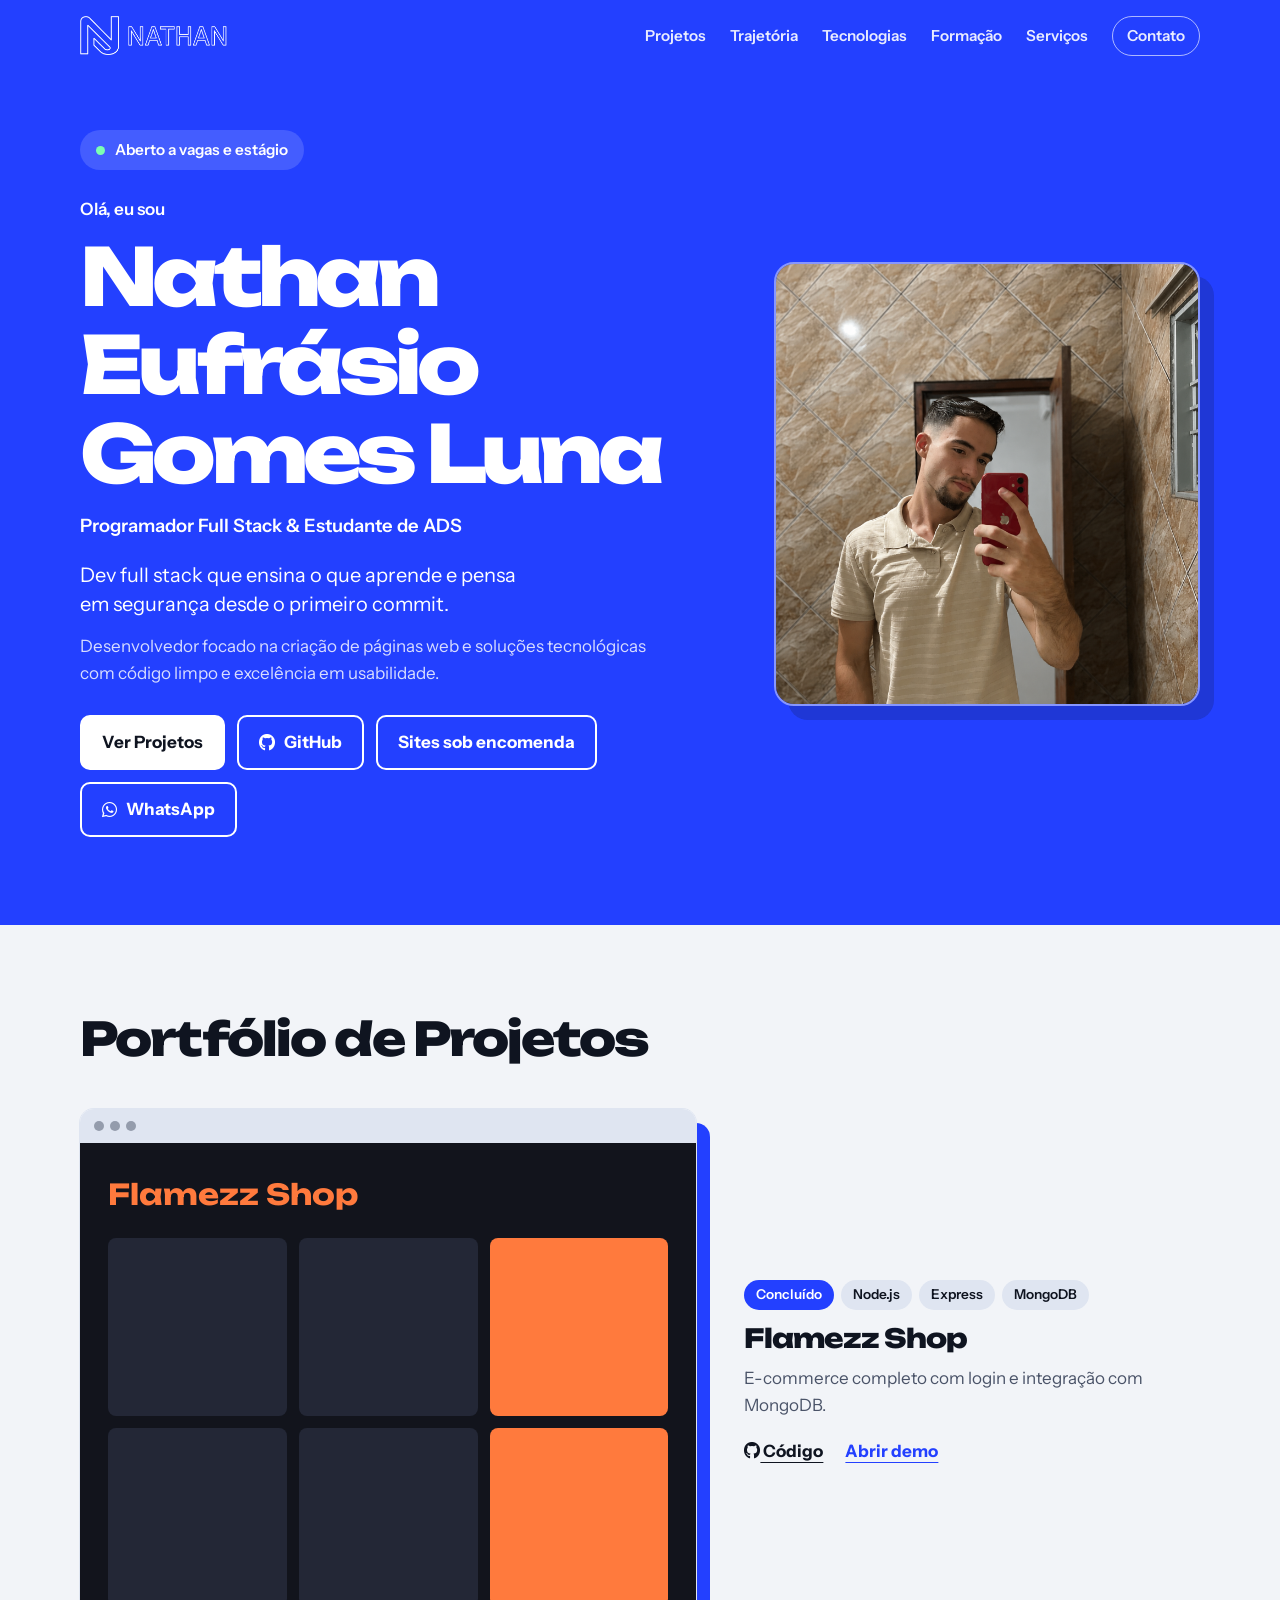
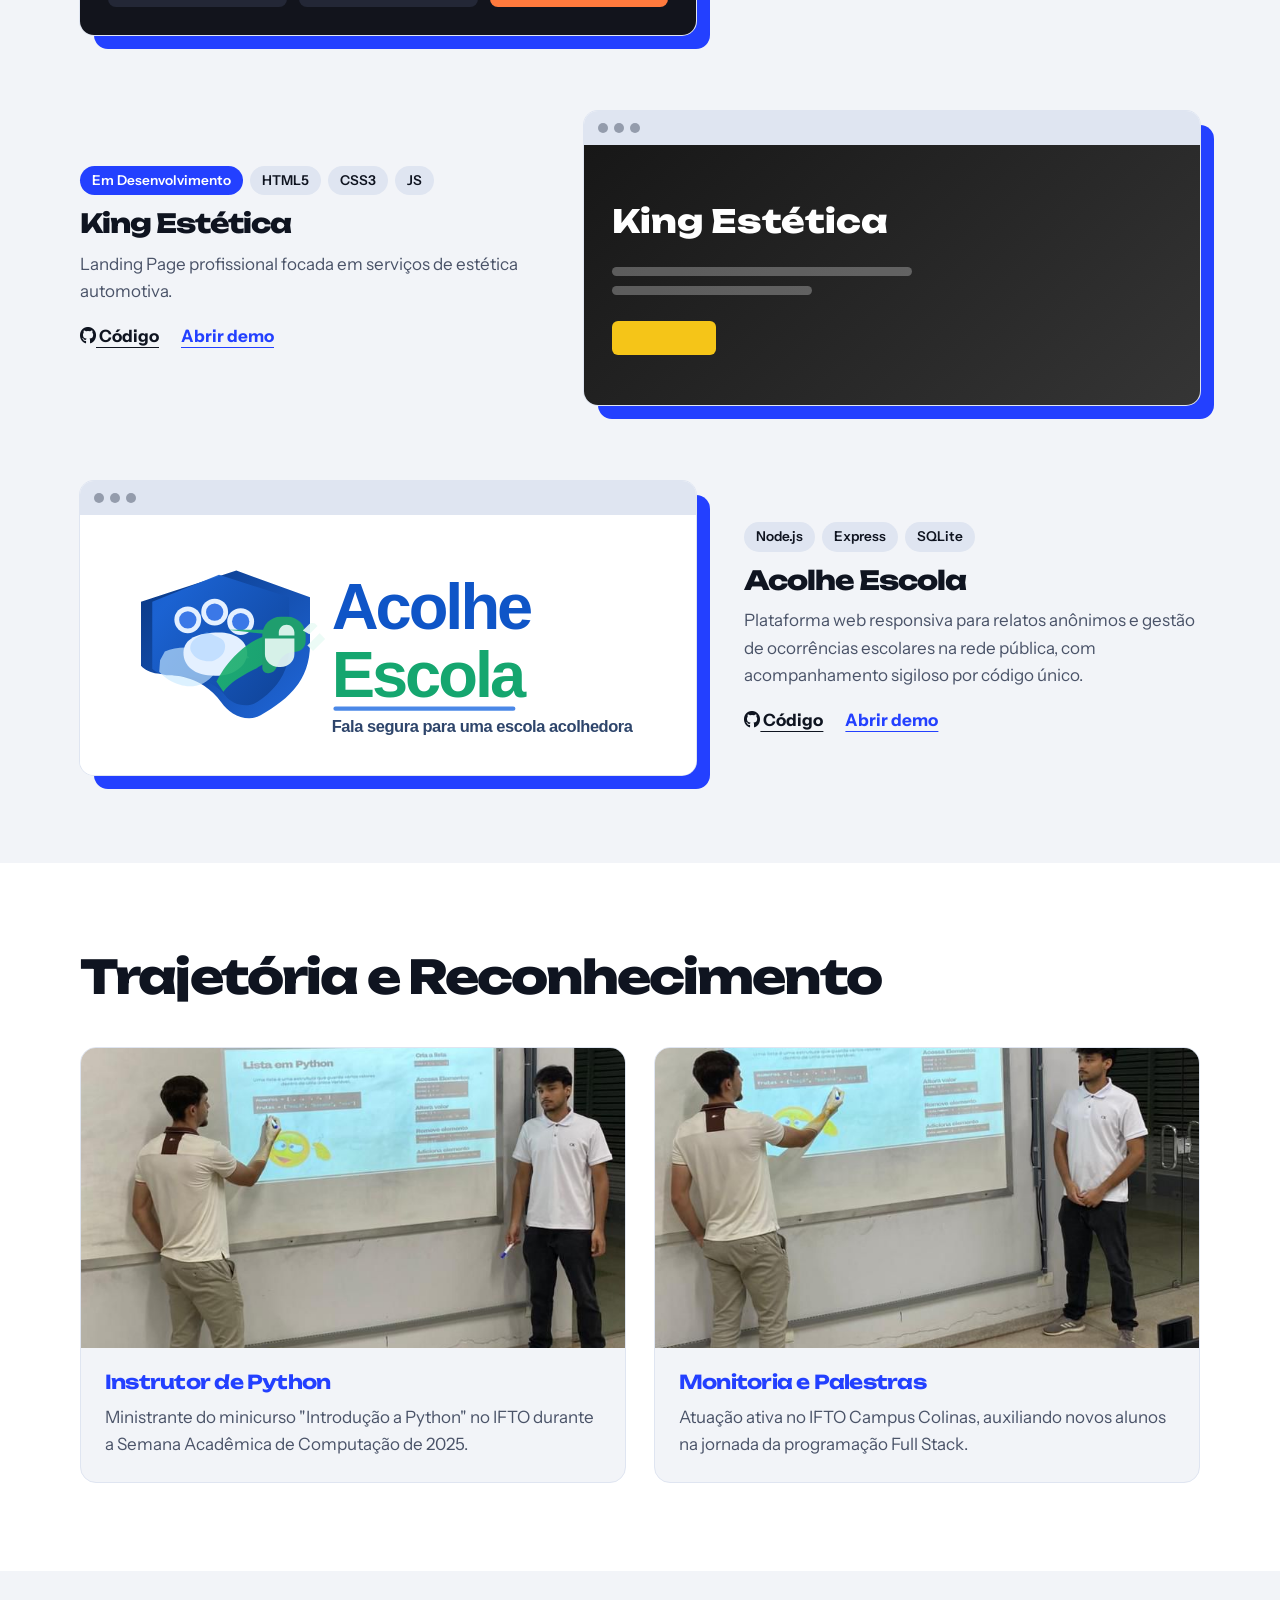
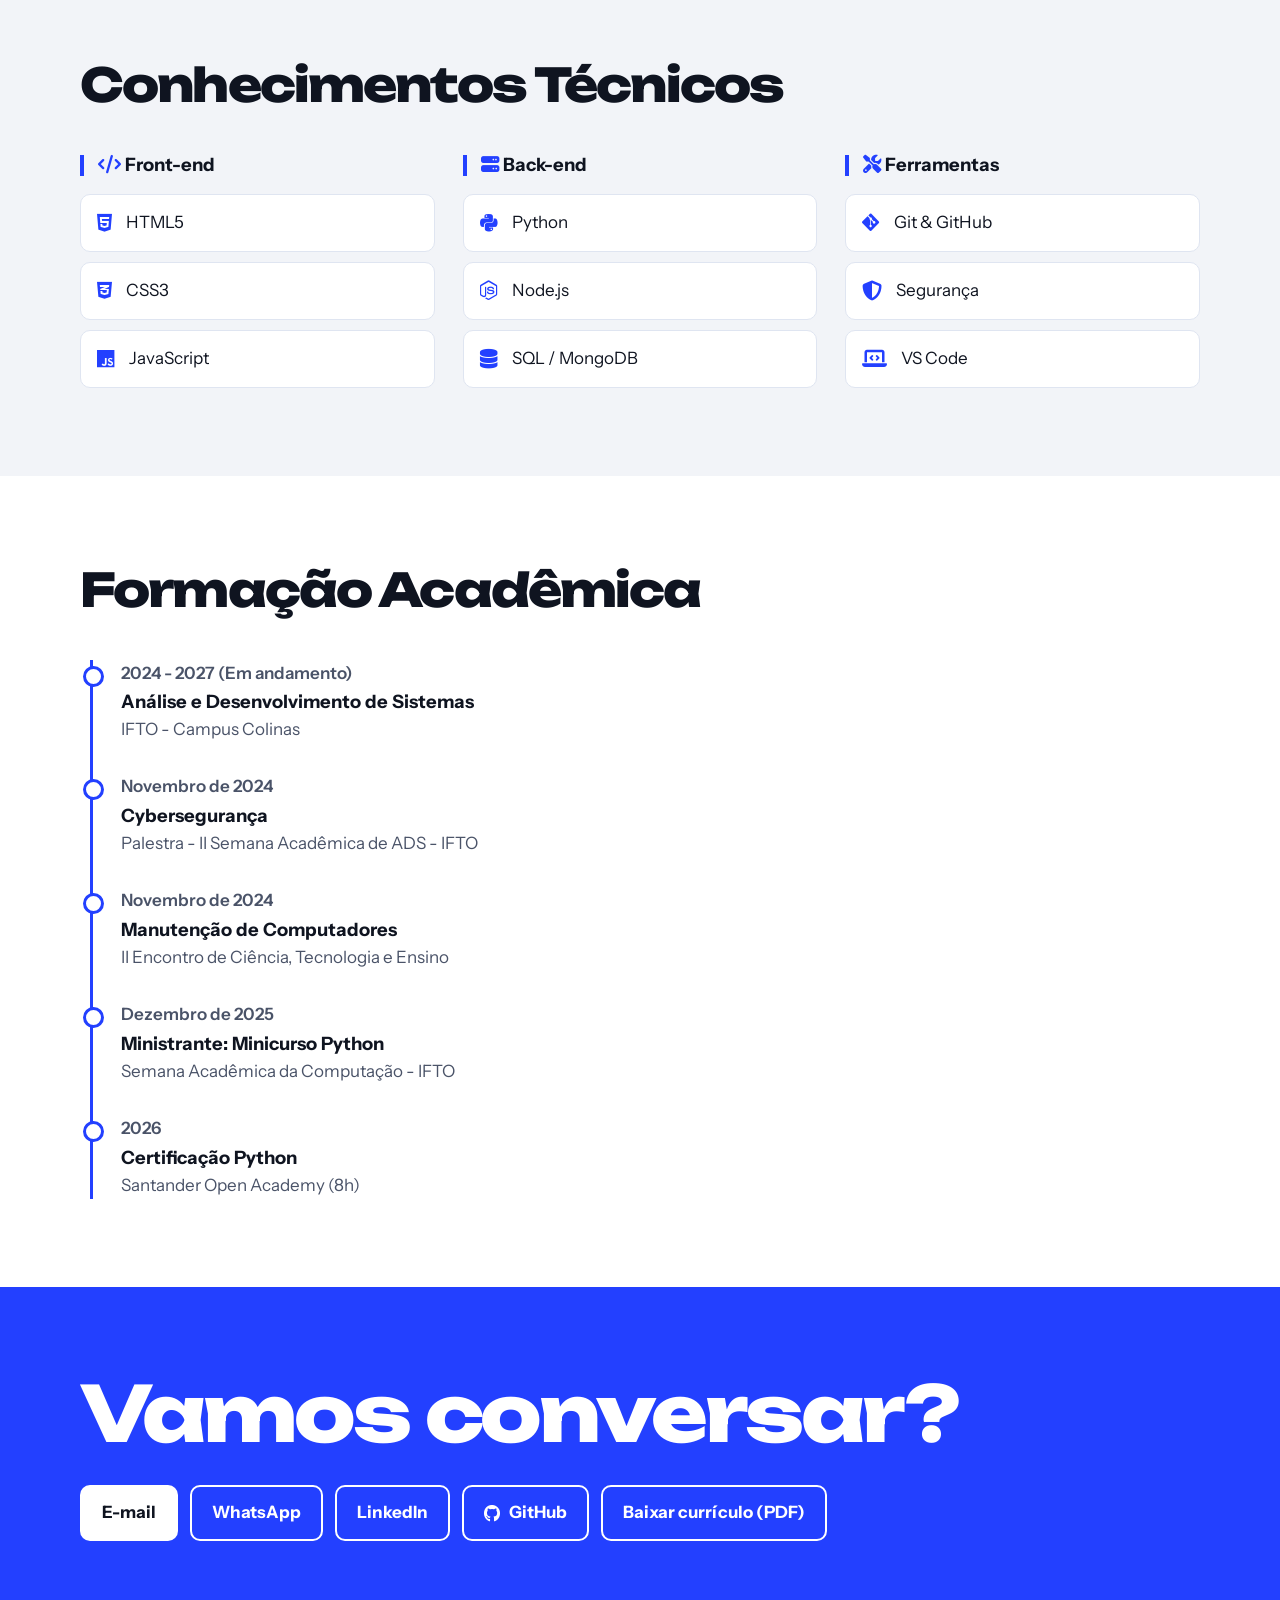
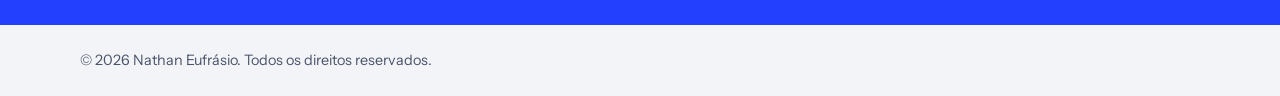
<file: index.html>
<!DOCTYPE html>
<html lang="pt-BR">
<head>
    <meta charset="UTF-8">
    <meta name="viewport" content="width=device-width, initial-scale=1.0">
    <title>Nathan Eufrásio | Desenvolvedor Full Stack</title>
    <link rel="icon" type="image/png" sizes="512x512" href="favicon2.png">
    <link rel="preconnect" href="https://fonts.googleapis.com">
    <link rel="preconnect" href="https://fonts.gstatic.com" crossorigin>
    <link href="https://fonts.googleapis.com/css2?family=Unbounded:wght@600;800&family=Instrument+Sans:wght@400;500;600;700&display=swap" rel="stylesheet">
    <link rel="stylesheet" href="https://cdnjs.cloudflare.com/ajax/libs/font-awesome/6.4.0/css/all.min.css">
    <link rel="stylesheet" href="style.css">
</head>
<body>
    <header class="site-header">
        <div class="container header-inner">
            <a href="#hero" class="logo-link" aria-label="Início">
                <img src="logo-branca.png" alt="Nathan Eufrásio" class="logo-img">
            </a>
            <nav aria-label="Navegação principal">
                <ul class="nav-links">
                    <li><a href="#projetos">Projetos</a></li>
                    <li><a href="#conquistas">Trajetória</a></li>
                    <li><a href="#skills">Tecnologias</a></li>
                    <li><a href="#formacao">Formação</a></li>
                    <li><a href="servicos.html">Serviços</a></li>
                    <li><a href="#contato" class="nav-contact">Contato</a></li>
                </ul>
            </nav>
        </div>
    </header>

    <main>
        <section id="hero" class="hero">
            <div class="container hero-grid">
                <div class="hero-content">
                    <span class="status"><span class="status-dot" aria-hidden="true"></span>Aberto a vagas e estágio</span>
                    <p class="saudacao">Olá, eu sou</p>
                    <h1>Nathan Eufrásio Gomes Luna</h1>
                    <h2>Programador Full Stack &amp; Estudante de ADS</h2>
                    <p class="hero-new-copy">Dev full stack que ensina o que aprende e pensa em segurança desde o primeiro commit.</p>
                    <p class="resumo">Desenvolvedor focado na criação de páginas web e soluções tecnológicas com código limpo e excelência em usabilidade.</p>
                    <div class="botoes">
                        <a href="#projetos" class="btn btn-light">Ver Projetos</a>
                        <a href="https://github.com/Nathan-Eufrasio" target="_blank" rel="noopener" class="btn btn-outline"><i class="fab fa-github" aria-hidden="true"></i> GitHub</a>
                        <a href="servicos.html" class="btn btn-outline">Sites sob encomenda</a>
                        <a href="https://wa.me/5563984448508" target="_blank" rel="noopener" class="btn btn-outline"><i class="fab fa-whatsapp" aria-hidden="true"></i> WhatsApp</a>
                    </div>
                </div>
                <div class="hero-photo-wrap">
                    <img class="hero-photo" src="img/foto-perfil.png" alt="Foto de perfil de Nathan Eufrásio">
                </div>
            </div>
        </section>

        <section id="projetos" class="section-content">
            <div class="container">
                <h2 class="section-title">Portfólio de Projetos</h2>

                <article class="project">
                    <div class="browser-frame" aria-hidden="true">
                        <div class="browser-bar"><i></i><i></i><i></i></div>
                        <div class="project-preview preview-flamezz">
                            <strong>Flamezz Shop</strong>
                            <div class="preview-products"><i></i><i></i><i></i><i></i><i></i><i></i></div>
                        </div>
                    </div>
                    <div class="project-info">
                        <div class="project-tags">
                            <span class="tag tag-status">Concluído</span>
                            <span class="tag">Node.js</span><span class="tag">Express</span><span class="tag">MongoDB</span>
                        </div>
                        <h3>Flamezz Shop</h3>
                        <p>E-commerce completo com login e integração com MongoDB.</p>
                        <div class="project-links">
                            <a href="https://github.com/Nathan-Eufrasio/FlamezzShop-plataforma-loja-online" target="_blank" rel="noopener"><i class="fab fa-github" aria-hidden="true"></i> Código</a>
                            <!-- TODO: substituir # pela URL da demo do Flamezz Shop. -->
                            <a href="#" class="demo-link">Abrir demo</a>
                        </div>
                    </div>
                </article>

                <article class="project project-reverse">
                    <div class="browser-frame" aria-hidden="true">
                        <div class="browser-bar"><i></i><i></i><i></i></div>
                        <div class="project-preview preview-king">
                            <span>King Estética</span>
                            <div class="preview-line"></div>
                            <div class="preview-line preview-line-short"></div>
                            <i class="preview-action"></i>
                        </div>
                    </div>
                    <div class="project-info">
                        <div class="project-tags">
                            <span class="tag tag-status">Em Desenvolvimento</span>
                            <span class="tag">HTML5</span><span class="tag">CSS3</span><span class="tag">JS</span>
                        </div>
                        <h3>King Estética</h3>
                        <p>Landing Page profissional focada em serviços de estética automotiva.</p>
                        <div class="project-links">
                            <a href="https://github.com/Nathan-Eufrasio" target="_blank" rel="noopener"><i class="fab fa-github" aria-hidden="true"></i> Código</a>
                            <!-- TODO: substituir # pela URL da demo do King Estética. -->
                            <a href="#" class="demo-link">Abrir demo</a>
                        </div>
                    </div>
                </article>

                <article class="project project-acolhe">
                    <div class="browser-frame">
                        <div class="browser-bar"><i></i><i></i><i></i></div>
                        <div class="project-preview preview-acolhe">
                            <img class="acolhe-preview-image" src="img/acolhe-escola.svg" alt="Logo do Acolhe Escola: Fala segura para uma escola acolhedora" loading="lazy">
                        </div>
                    </div>
                    <div class="project-info">
                        <div class="project-tags">
                            <span class="tag">Node.js</span><span class="tag">Express</span><span class="tag">SQLite</span>
                        </div>
                        <h3>Acolhe Escola</h3>
                        <p>Plataforma web responsiva para relatos anônimos e gestão de ocorrências escolares na rede pública, com acompanhamento sigiloso por código único.</p>
                        <div class="project-links">
                            <a href="https://github.com/Nathan-Eufrasio/acolhe-escola" target="_blank" rel="noopener"><i class="fab fa-github" aria-hidden="true"></i> Código</a>
                            <!-- TODO: substituir # pela URL da demo do Acolhe Escola. -->
                            <a href="#" class="demo-link">Abrir demo</a>
                        </div>
                    </div>
                </article>
            </div>
        </section>

        <section id="conquistas" class="section-content section-soft">
            <div class="container">
                <h2 class="section-title">Trajetória e Reconhecimento</h2>
                <div class="highlights-grid">
                    <article class="highlight-card">
                        <div class="highlight-image">
                            <img src="img/ministrandopy_1.jpg" alt="Nathan ministrando curso">
                        </div>
                        <div class="highlight-info">
                            <h3>Instrutor de Python</h3>
                            <p>Ministrante do minicurso "Introdução a Python" no IFTO durante a Semana Acadêmica de Computação de 2025.</p>
                        </div>
                    </article>
                    <article class="highlight-card">
                        <div class="highlight-image">
                            <img src="img/ministrandopy_2.jpg" alt="Atividade acadêmica">
                        </div>
                        <div class="highlight-info">
                            <h3>Monitoria e Palestras</h3>
                            <p>Atuação ativa no IFTO Campus Colinas, auxiliando novos alunos na jornada da programação Full Stack.</p>
                        </div>
                    </article>
                </div>
            </div>
        </section>

        <section id="skills" class="section-content">
            <div class="container">
                <h2 class="section-title">Conhecimentos Técnicos</h2>
                <div class="skills-grid">
                    <div class="skill-category">
                        <h3><i class="fas fa-code" aria-hidden="true"></i> Front-end</h3>
                        <div class="skill-items">
                            <div class="skill-card"><i class="fab fa-html5" aria-hidden="true"></i><span>HTML5</span></div>
                            <div class="skill-card"><i class="fab fa-css3-alt" aria-hidden="true"></i><span>CSS3</span></div>
                            <div class="skill-card"><i class="fab fa-js" aria-hidden="true"></i><span>JavaScript</span></div>
                        </div>
                    </div>
                    <div class="skill-category">
                        <h3><i class="fas fa-server" aria-hidden="true"></i> Back-end</h3>
                        <div class="skill-items">
                            <div class="skill-card"><i class="fab fa-python" aria-hidden="true"></i><span>Python</span></div>
                            <div class="skill-card"><i class="fab fa-node-js" aria-hidden="true"></i><span>Node.js</span></div>
                            <div class="skill-card"><i class="fas fa-database" aria-hidden="true"></i><span>SQL / MongoDB</span></div>
                        </div>
                    </div>
                    <div class="skill-category">
                        <h3><i class="fas fa-tools" aria-hidden="true"></i> Ferramentas</h3>
                        <div class="skill-items">
                            <div class="skill-card"><i class="fab fa-git-alt" aria-hidden="true"></i><span>Git &amp; GitHub</span></div>
                            <div class="skill-card"><i class="fas fa-shield-alt" aria-hidden="true"></i><span>Segurança</span></div>
                            <div class="skill-card"><i class="fas fa-laptop-code" aria-hidden="true"></i><span>VS Code</span></div>
                        </div>
                    </div>
                </div>
            </div>
        </section>

        <section id="formacao" class="section-content section-soft">
            <div class="container">
                <h2 class="section-title">Formação Acadêmica</h2>
                <div class="timeline">
                    <article class="timeline-item">
                        <p class="data">2024 - 2027 (Em andamento)</p>
                        <h3>Análise e Desenvolvimento de Sistemas</h3>
                        <p class="instituicao">IFTO - Campus Colinas</p>
                    </article>
                    <article class="timeline-item">
                        <p class="data">Novembro de 2024</p>
                        <h3>Cybersegurança</h3>
                        <p class="instituicao">Palestra - II Semana Acadêmica de ADS - IFTO</p>
                    </article>
                    <article class="timeline-item">
                        <p class="data">Novembro de 2024</p>
                        <h3>Manutenção de Computadores</h3>
                        <p class="instituicao">II Encontro de Ciência, Tecnologia e Ensino</p>
                    </article>
                    <article class="timeline-item">
                        <p class="data">Dezembro de 2025</p>
                        <h3>Ministrante: Minicurso Python</h3>
                        <p class="instituicao">Semana Acadêmica da Computação - IFTO</p>
                    </article>
                    <article class="timeline-item">
                        <p class="data">2026</p>
                        <h3>Certificação Python</h3>
                        <p class="instituicao">Santander Open Academy (8h)</p>
                    </article>
                </div>
            </div>
        </section>

        <section id="contato" class="contact-section">
            <div class="container">
                <h2>Vamos conversar?</h2>
                <div class="contact-links">
                    <a href="mailto:nathaneufrasio1206@gmail.com" class="btn btn-light">E-mail</a>
                    <a href="https://wa.me/5563984448508" class="btn btn-outline">WhatsApp</a>
                    <a href="https://www.linkedin.com/in/nathan-eufrásio-gomes-luna/" target="_blank" rel="noopener noreferrer" class="btn btn-outline">LinkedIn</a>
                    <a href="https://github.com/Nathan-Eufrasio" target="_blank" rel="noopener" class="btn btn-outline"><i class="fab fa-github" aria-hidden="true"></i> GitHub</a>
                    <a href="Curriculo_Nathan_Eufrasio.pdf" class="btn btn-outline" download>Baixar currículo (PDF)</a>
                </div>
            </div>
        </section>
    </main>

    <footer>
        <div class="container">
            <p>&copy; 2026 Nathan Eufrásio. Todos os direitos reservados.</p>
        </div>
    </footer>
</body>
</html>
</file>
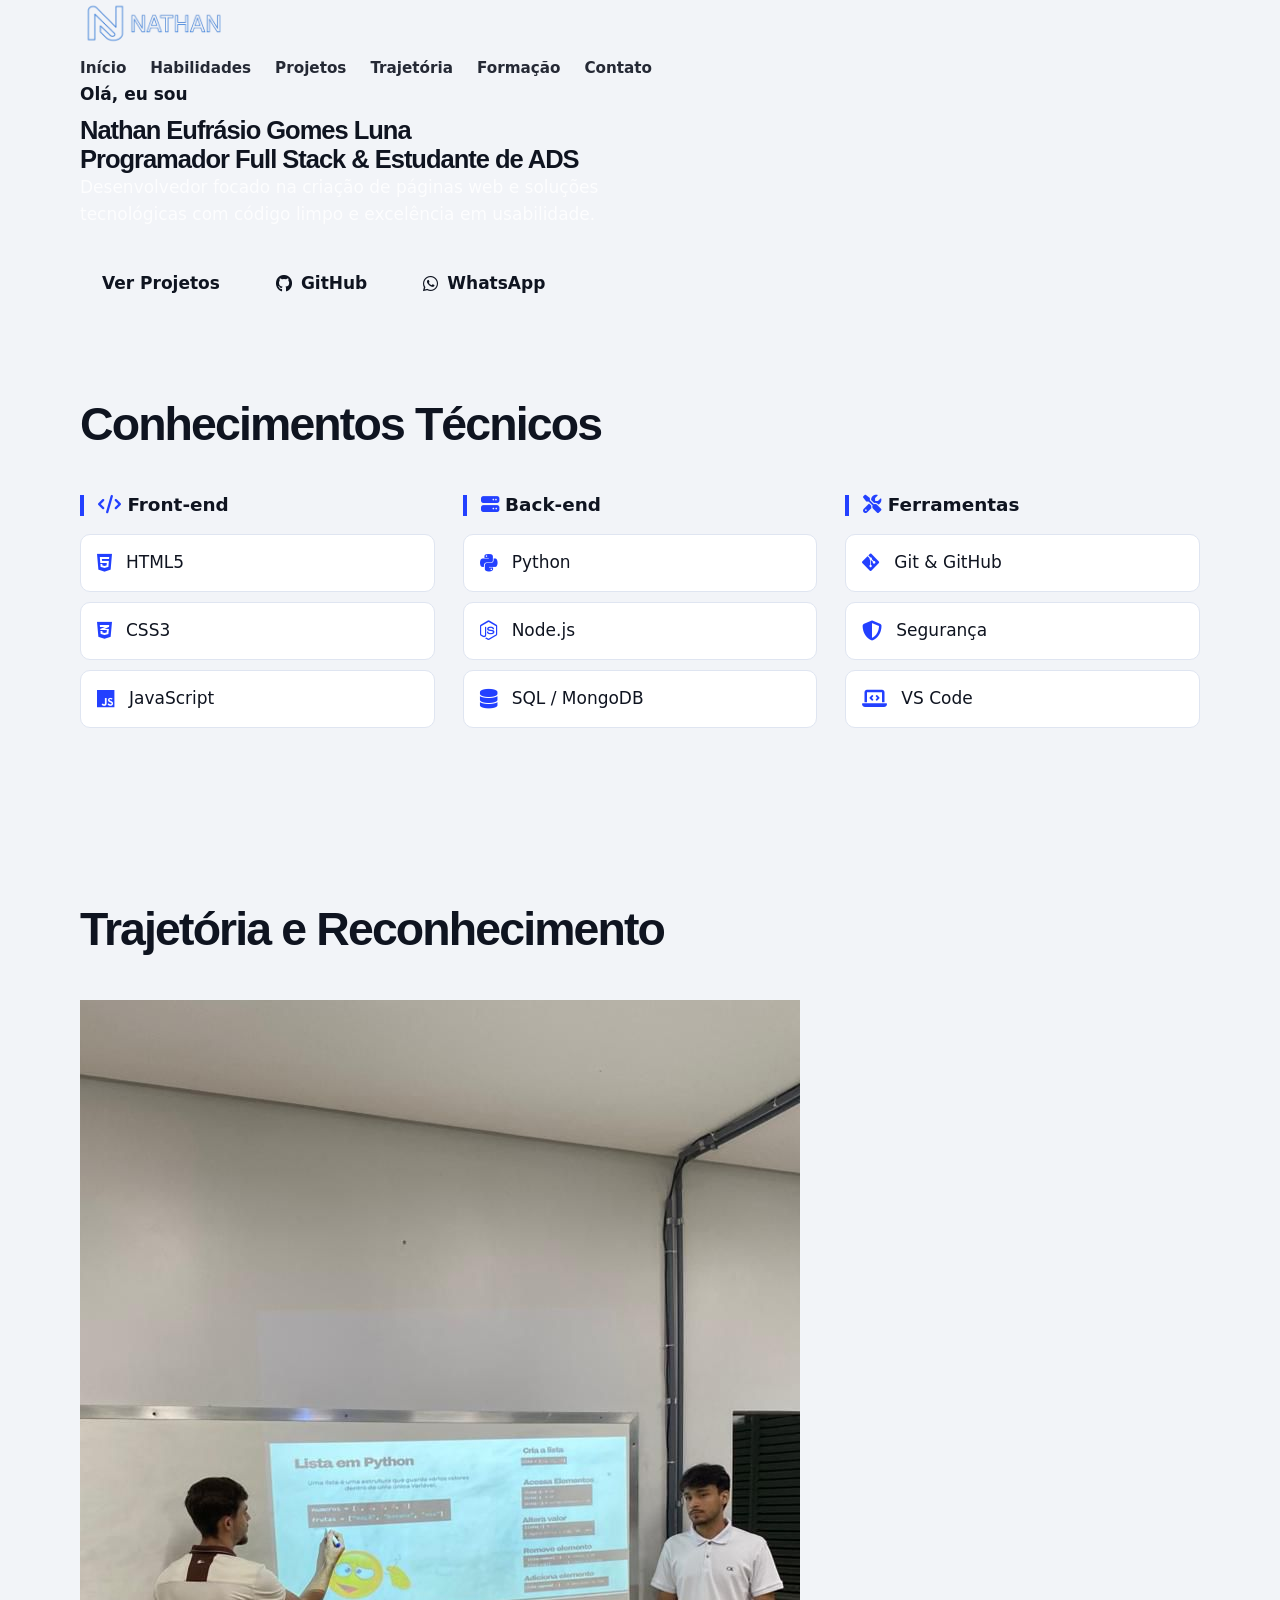
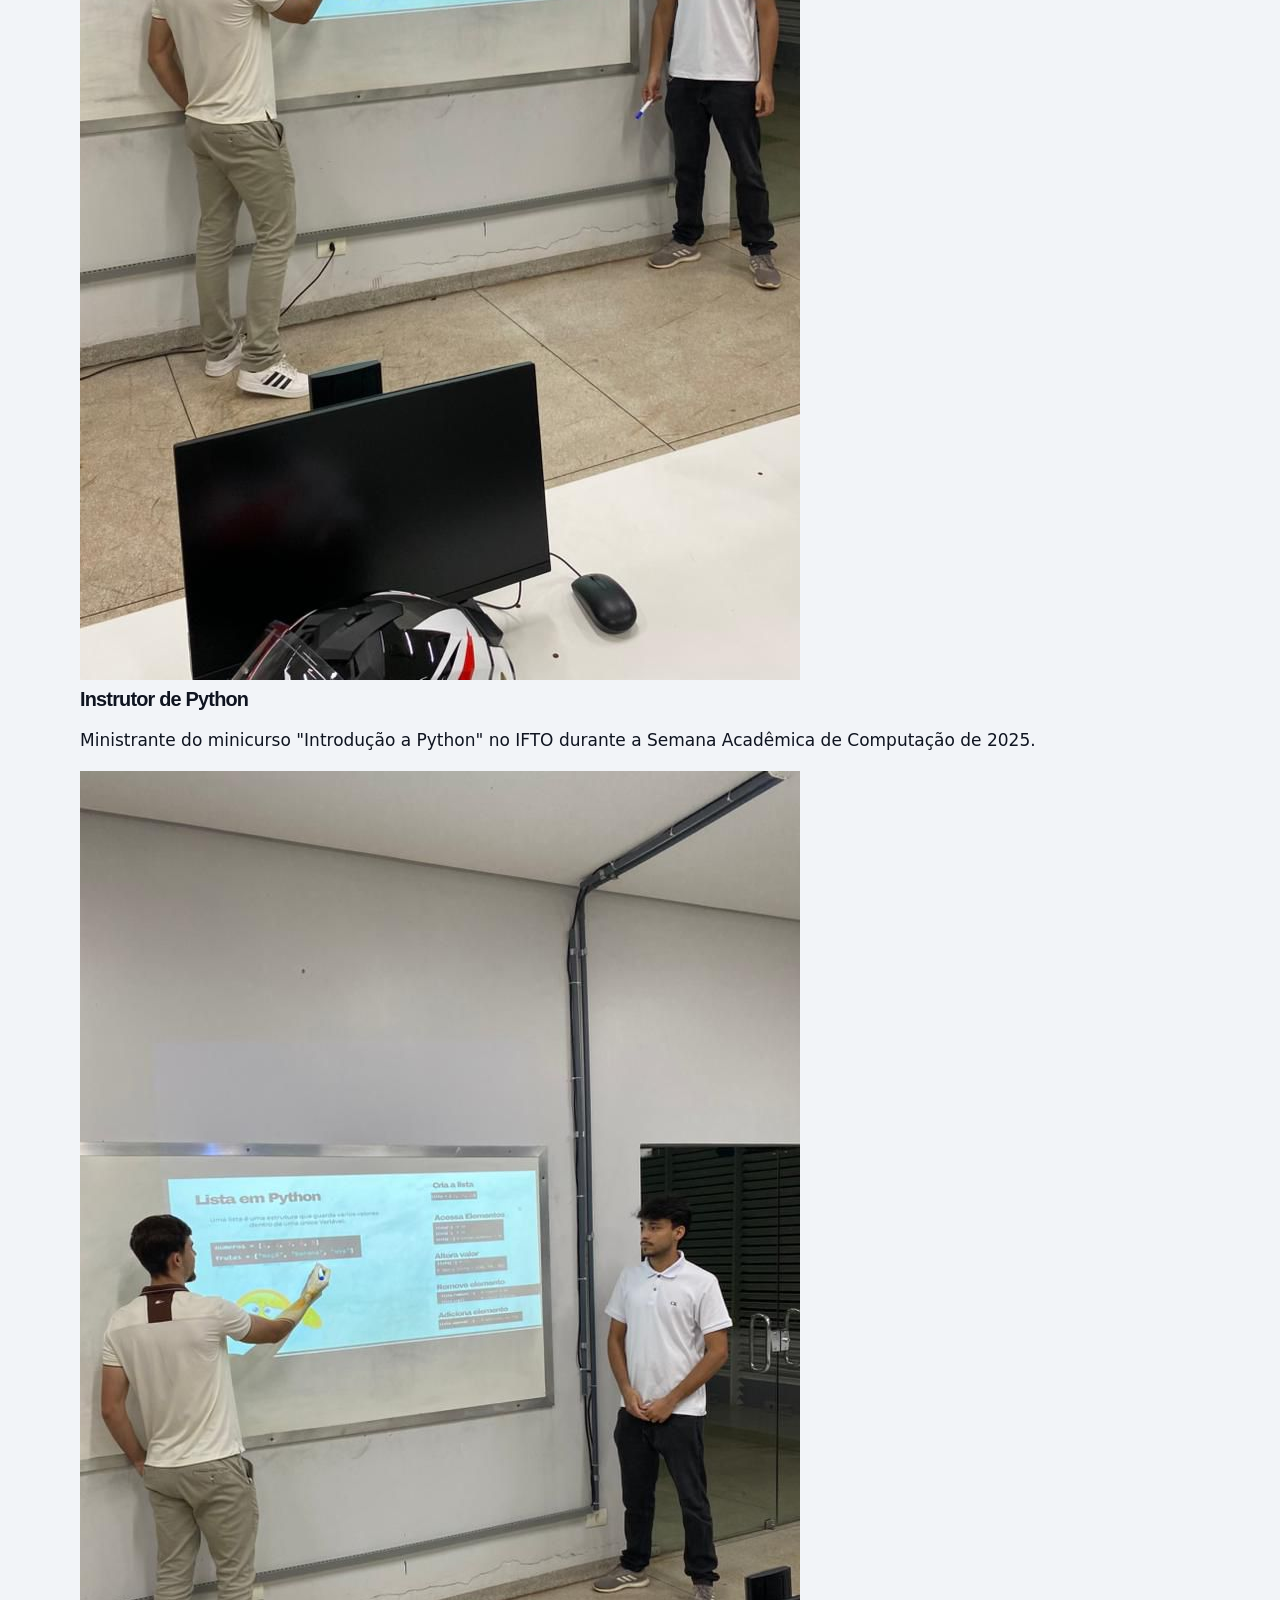
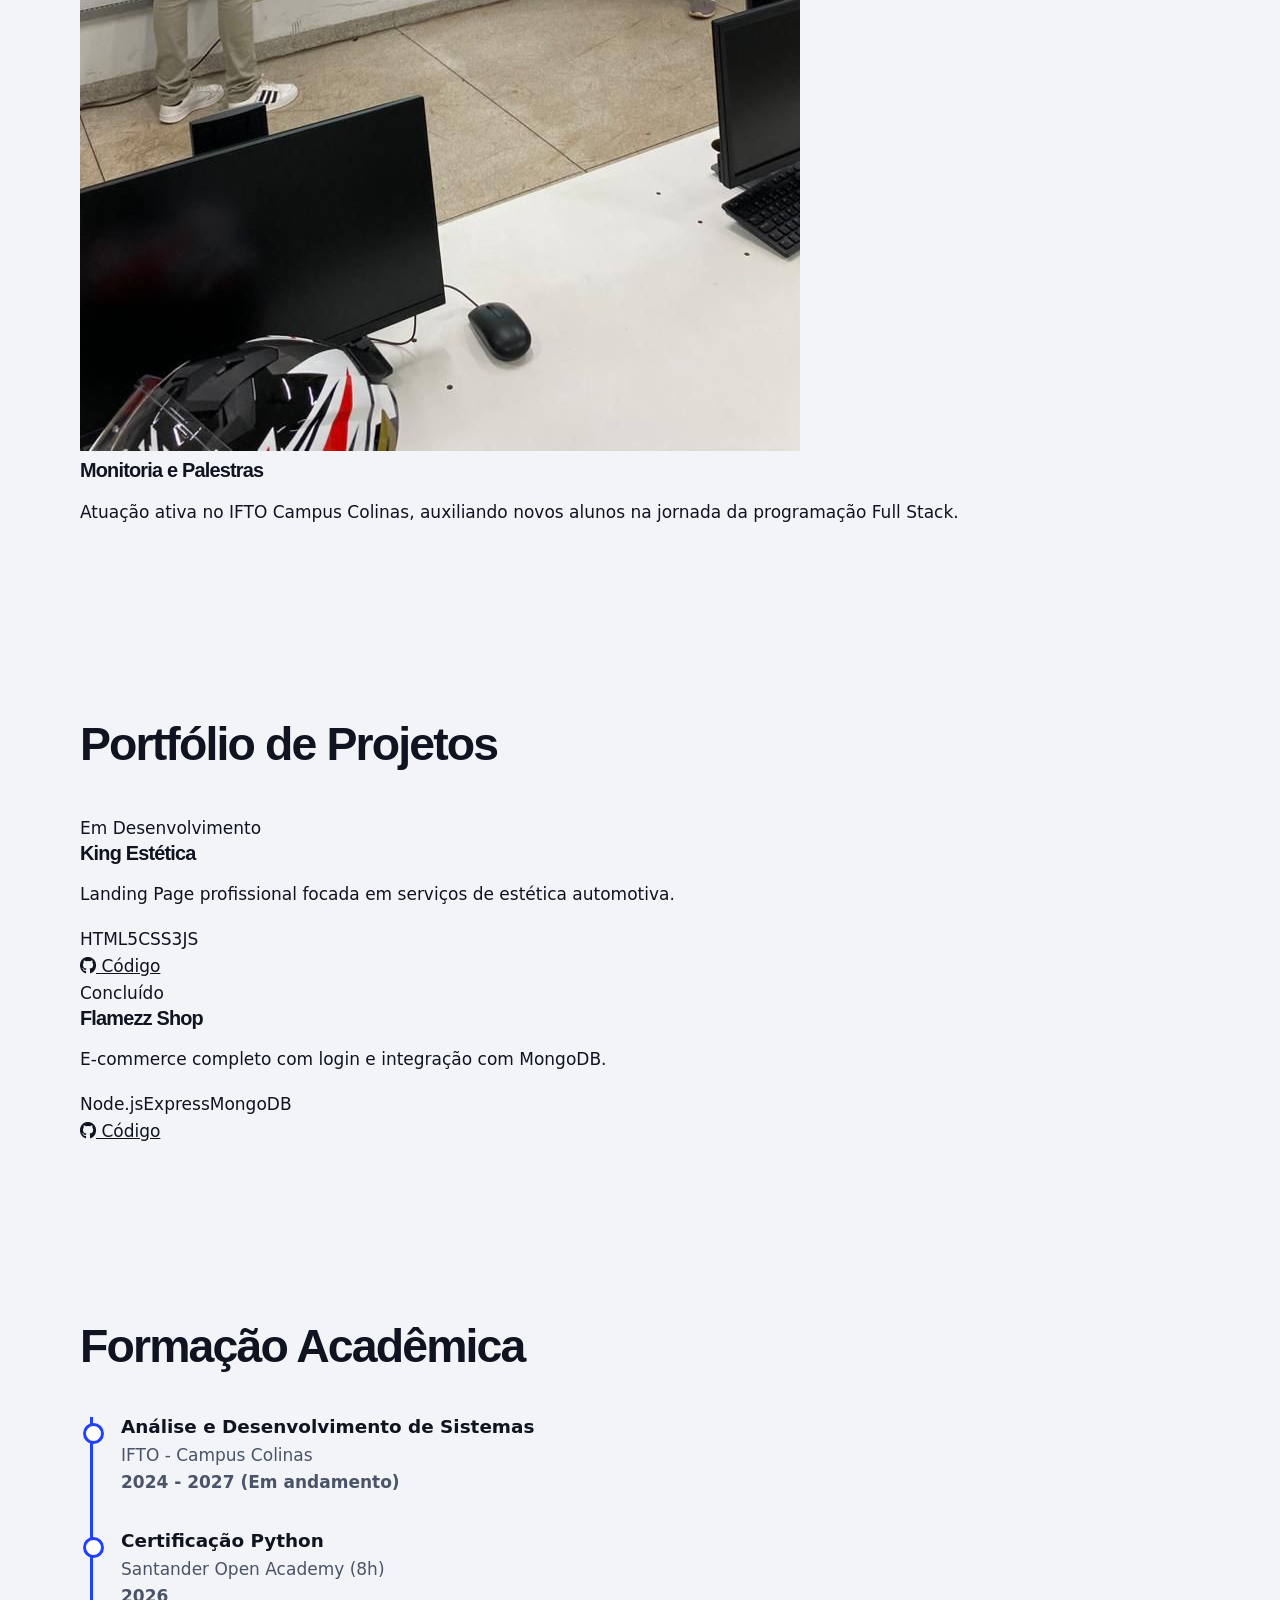
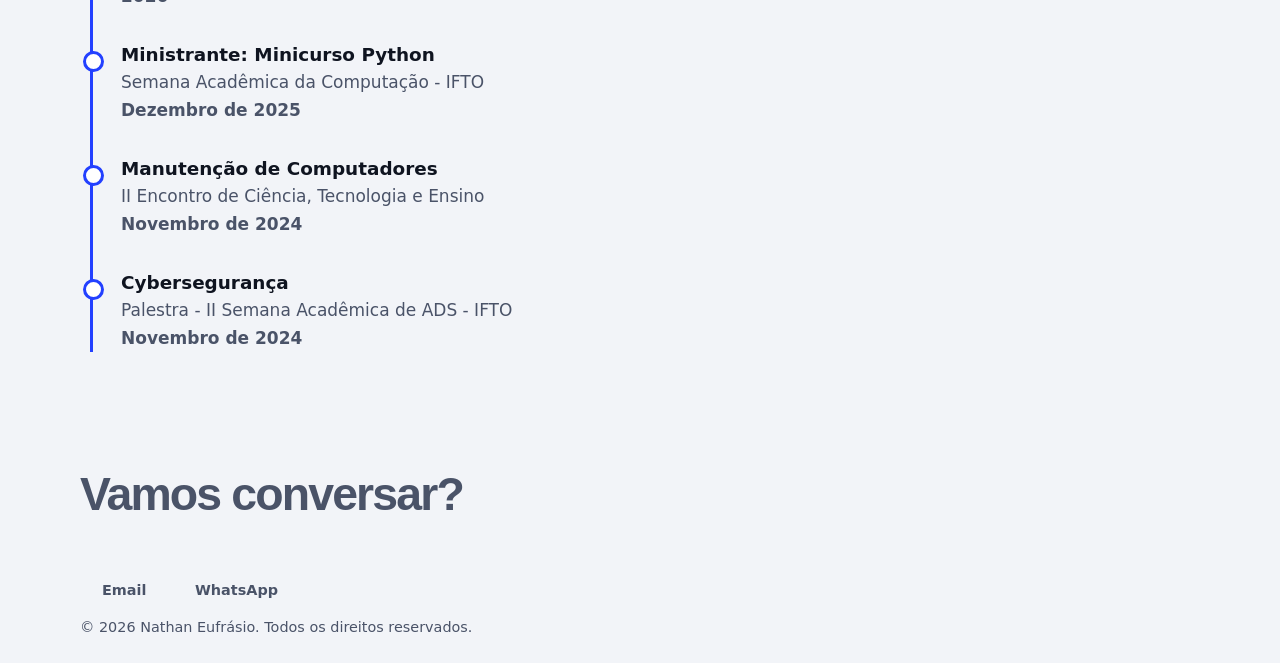
<file: index.original.html>
<!DOCTYPE html>
<html lang="pt-BR">
<head>
    <meta charset="UTF-8">
    <meta name="viewport" content="width=device-width, initial-scale=1.0">
    <title>Nathan Eufrásio | Desenvolvedor Full Stack</title>
    <link rel="icon" type="image/png" href="favicon.png">
    <link href="https://fonts.googleapis.com/css2?family=Inter:wght@300;400;600;700&display=swap" rel="stylesheet">
    <link rel="stylesheet" href="https://cdnjs.cloudflare.com/ajax/libs/font-awesome/6.4.0/css/all.min.css">
    <link rel="stylesheet" href="style.css">
</head>
<body>

    <header>
        <nav class="container">
            <a href="#hero" class="logo-link">
                <img src="logo.png" alt="Nathan Eufrásio" class="logo-img">
            </a>
            <ul class="nav-links">
                <li><a href="#hero">Início</a></li>
                <li><a href="#skills">Habilidades</a></li>
                <li><a href="#projetos">Projetos</a></li>
                <li><a href="#conquistas">Trajetória</a></li>
                <li><a href="#formacao">Formação</a></li>
                <li><a href="#contato" class="btn-nav">Contato</a></li>
            </ul>
        </nav>
    </header>

    <section id="hero" class="container">
        <div class="hero-content">
            <p class="saudacao">Olá, eu sou</p>
            <h1>Nathan Eufrásio Gomes Luna</h1>
            <h2>Programador Full Stack & Estudante de ADS</h2>
            <p class="resumo">Desenvolvedor focado na criação de páginas web e soluções tecnológicas com código limpo e excelência em usabilidade.</p>
            <div class="botoes">
                <a href="#projetos" class="btn btn-primary">Ver Projetos</a>
                <a href="https://github.com/Nathan-Eufrasio" target="_blank" class="btn btn-secondary">
                    <i class="fab fa-github"></i> GitHub
                </a>
                <a href="https://wa.me/5563984448508" target="_blank" class="btn btn-whatsapp">
                    <i class="fab fa-whatsapp"></i> WhatsApp
                </a>
            </div>
        </div>
    </section>

    <section id="skills" class="section-content bg-escuro">
        <div class="container">
            <h2 class="section-title">Conhecimentos Técnicos</h2>
            <div class="skills-grid">
                <div class="skill-category">
                    <h3><i class="fas fa-code"></i> Front-end</h3>
                    <div class="skill-items">
                        <div class="skill-card"><i class="fab fa-html5"></i> <span>HTML5</span></div>
                        <div class="skill-card"><i class="fab fa-css3-alt"></i> <span>CSS3</span></div>
                        <div class="skill-card"><i class="fab fa-js"></i> <span>JavaScript</span></div>
                    </div>
                </div>
                <div class="skill-category">
                    <h3><i class="fas fa-server"></i> Back-end</h3>
                    <div class="skill-items">
                        <div class="skill-card"><i class="fab fa-python"></i> <span>Python</span></div>
                        <div class="skill-card"><i class="fab fa-node-js"></i> <span>Node.js</span></div>
                        <div class="skill-card"><i class="fas fa-database"></i> <span>SQL / MongoDB</span></div>
                    </div>
                </div>
                <div class="skill-category">
                    <h3><i class="fas fa-tools"></i> Ferramentas</h3>
                    <div class="skill-items">
                        <div class="skill-card"><i class="fab fa-git-alt"></i> <span>Git & GitHub</span></div>
                        <div class="skill-card"><i class="fas fa-shield-alt"></i> <span>Segurança</span></div>
                        <div class="skill-card"><i class="fas fa-laptop-code"></i> <span>VS Code</span></div>
                    </div>
                </div>
            </div>
        </div>
    </section>

    <section id="conquistas" class="container section-content">
        <h2 class="section-title">Trajetória e Reconhecimento</h2>
        <div class="destaques-grid">
            <div class="destaque-card">
                <div class="destaque-img">
                    <img src="img/ministrandopy_1.jpg" alt="Nathan ministrando curso">
                </div>
                <div class="destaque-info">
                    <h3>Instrutor de Python</h3>
                    <p>Ministrante do minicurso "Introdução a Python" no IFTO durante a Semana Acadêmica de Computação de 2025.</p>
                </div>
            </div>
            <div class="destaque-card">
                <div class="destaque-img">
                    <img src="img/ministrandopy_2.jpg" alt="Atividade acadêmica">
                </div>
                <div class="destaque-info">
                    <h3>Monitoria e Palestras</h3>
                    <p>Atuação ativa no IFTO Campus Colinas, auxiliando novos alunos na jornada da programação Full Stack.</p>
                </div>
            </div>
        </div>
    </section>

    <section id="projetos" class="section-content bg-escuro">
        <div class="container">
            <h2 class="section-title">Portfólio de Projetos</h2>
            <div class="projetos-grid">
                <div class="projeto-card">
                    <div>
                        <span class="badge status-dev">Em Desenvolvimento</span>
                        <h3>King Estética</h3>
                        <p>Landing Page profissional focada em serviços de estética automotiva.</p>
                        <div class="projeto-tags">
                            <span>HTML5</span><span>CSS3</span><span>JS</span>
                        </div>
                    </div>
                    <div class="projeto-links">
                        <a href="https://github.com/Nathan-Eufrasio" target="_blank"><i class="fab fa-github"></i> Código</a>
                    </div>
                </div>
                <div class="projeto-card">
                    <div>
                        <span class="badge status-concluido">Concluído</span>
                        <h3>Flamezz Shop</h3>
                        <p>E-commerce completo com login e integração com MongoDB.</p>
                        <div class="projeto-tags">
                            <span>Node.js</span><span>Express</span><span>MongoDB</span>
                        </div>
                    </div>
                    <div class="projeto-links">
                        <a href="https://github.com/Nathan-Eufrasio" target="_blank"><i class="fab fa-github"></i> Código</a>
                    </div>
                </div>
            </div>
        </div>
    </section>

    <section id="formacao" class="container section-content">
        <h2 class="section-title">Formação Acadêmica</h2>
        <div class="timeline">
            <div class="timeline-item">
                <h3>Análise e Desenvolvimento de Sistemas</h3>
                <p class="instituicao">IFTO - Campus Colinas</p>
                <p class="data">2024 - 2027 (Em andamento)</p>
            </div>
            <div class="timeline-item">
                <h3>Certificação Python</h3>
                <p class="instituicao">Santander Open Academy (8h)</p>
                <p class="data">2026</p>
            </div>
            <div class="timeline-item">
                <h3>Ministrante: Minicurso Python</h3>
                <p class="instituicao">Semana Acadêmica da Computação - IFTO</p>
                <p class="data">Dezembro de 2025</p>
            </div>
            <div class="timeline-item">
                <h3>Manutenção de Computadores</h3>
                <p class="instituicao">II Encontro de Ciência, Tecnologia e Ensino</p>
                <p class="data">Novembro de 2024</p>
            </div>
            <div class="timeline-item">
                <h3>Cybersegurança</h3>
                <p class="instituicao">Palestra - II Semana Acadêmica de ADS - IFTO</p>
                <p class="data">Novembro de 2024</p>
            </div>
        </div>
    </section>

    <footer id="contato" class="bg-escuro">
        <div class="container text-center">
            <h2 class="section-title">Vamos conversar?</h2>
            <div class="contato-links">
                <a href="mailto:nathaneufrasio1206@gmail.com" class="btn btn-secondary">Email</a>
                <a href="https://wa.me/5563984448508" class="btn btn-whatsapp">WhatsApp</a>
            </div>
            <p>&copy; 2026 Nathan Eufrásio. Todos os direitos reservados.</p>
        </div>
    </footer>
</body>
</html>
</file>
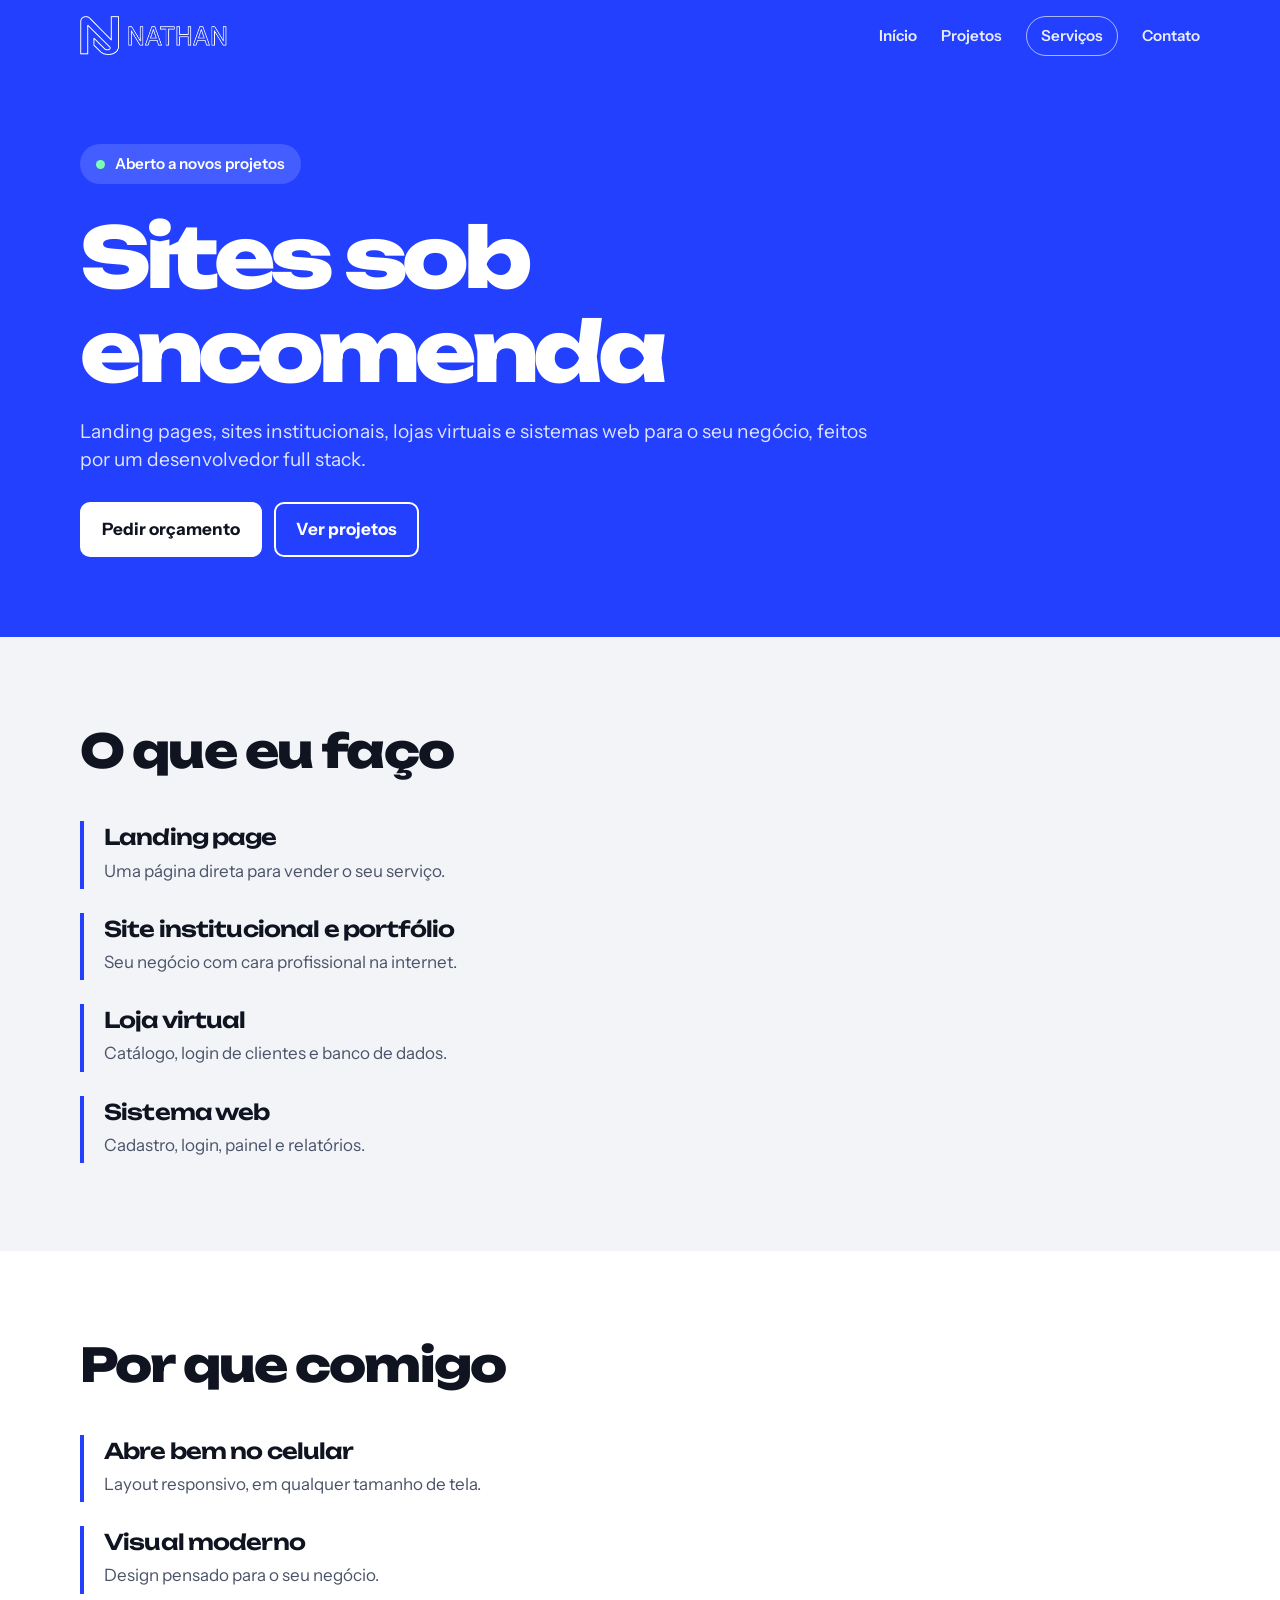
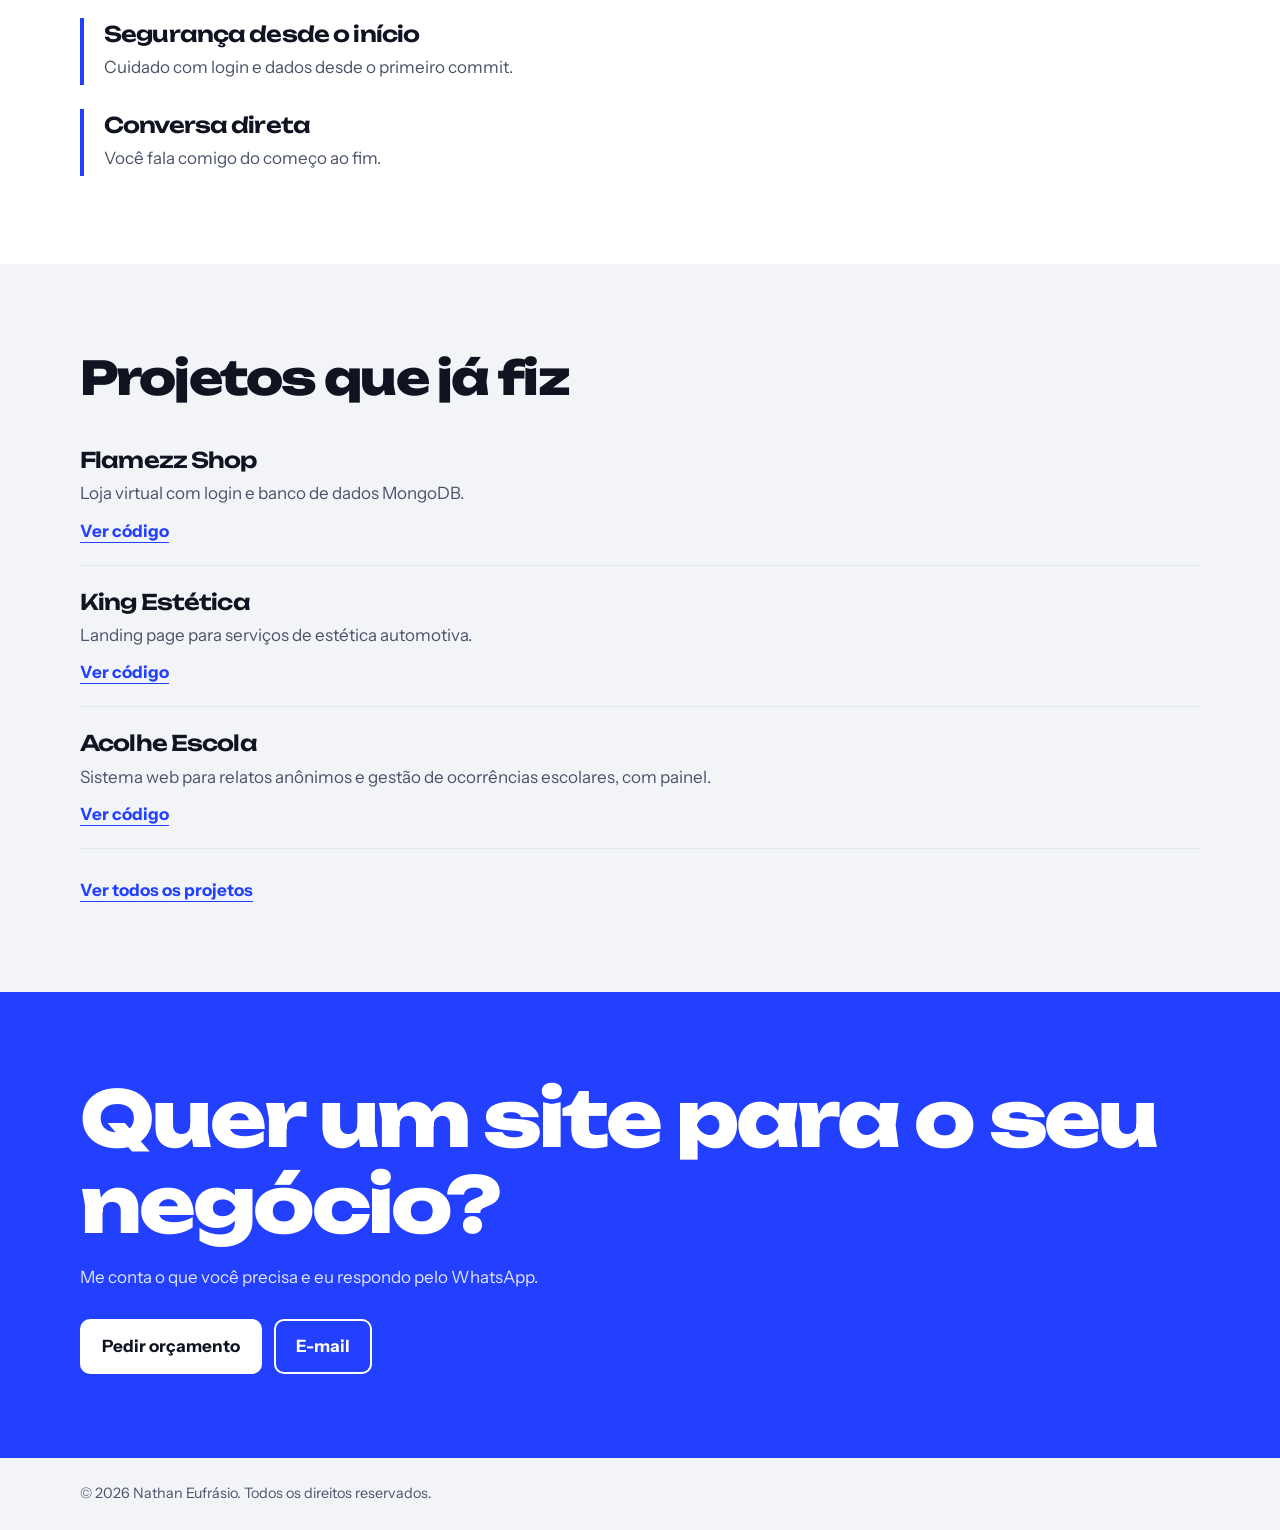
<file: servicos.html>
<!DOCTYPE html>
<html lang="pt-BR">
<head>
    <meta charset="UTF-8">
    <meta name="viewport" content="width=device-width, initial-scale=1.0">
    <title>Sites sob encomenda | Nathan Eufrásio</title>
    <meta name="description" content="Criação de landing pages, sites institucionais, lojas virtuais e sistemas web sob encomenda, por um desenvolvedor full stack.">
    <meta property="og:title" content="Sites sob encomenda | Nathan Eufrásio">
    <meta property="og:description" content="Criação de landing pages, sites institucionais, lojas virtuais e sistemas web sob encomenda, por um desenvolvedor full stack.">
    <link rel="icon" type="image/png" sizes="512x512" href="favicon2.png">
    <link rel="preconnect" href="https://fonts.googleapis.com">
    <link rel="preconnect" href="https://fonts.gstatic.com" crossorigin>
    <link href="https://fonts.googleapis.com/css2?family=Unbounded:wght@600;800&family=Instrument+Sans:wght@400;500;600;700&display=swap" rel="stylesheet">
    <link rel="stylesheet" href="style.css">
</head>
<body>
    <header class="site-header">
        <div class="container header-inner">
            <a href="index.html" class="logo-link" aria-label="Início">
                <img src="logo-branca.png" alt="Nathan Eufrásio" class="logo-img">
            </a>
            <nav aria-label="Navegação principal">
                <ul class="nav-links">
                    <li><a href="index.html">Início</a></li>
                    <li><a href="index.html#projetos">Projetos</a></li>
                    <li><a href="servicos.html" class="nav-contact" aria-current="page">Serviços</a></li>
                    <li><a href="#contato">Contato</a></li>
                </ul>
            </nav>
        </div>
    </header>

    <main>
        <section class="services-hero">
            <div class="container">
                <div class="services-hero-content">
                    <span class="status"><span class="status-dot" aria-hidden="true"></span>Aberto a novos projetos</span>
                    <h1>Sites sob encomenda</h1>
                    <p>Landing pages, sites institucionais, lojas virtuais e sistemas web para o seu negócio, feitos por um desenvolvedor full stack.</p>
                    <div class="botoes">
                        <a href="https://wa.me/5563984448508?text=Ol%C3%A1%2C%20Nathan!%20Vi%20sua%20p%C3%A1gina%20de%20servi%C3%A7os%20e%20quero%20um%20or%C3%A7amento." target="_blank" rel="noopener" class="btn btn-light">Pedir orçamento</a>
                        <a href="index.html#projetos" class="btn btn-outline">Ver projetos</a>
                    </div>
                </div>
            </div>
        </section>

        <section class="section-content services-section">
            <div class="container">
                <h2 class="section-title">O que eu faço</h2>
                <ul class="services-list">
                    <li>
                        <h3>Landing page</h3>
                        <p>Uma página direta para vender o seu serviço.</p>
                    </li>
                    <li>
                        <h3>Site institucional e portfólio</h3>
                        <p>Seu negócio com cara profissional na internet.</p>
                    </li>
                    <li>
                        <h3>Loja virtual</h3>
                        <p>Catálogo, login de clientes e banco de dados.</p>
                    </li>
                    <li>
                        <h3>Sistema web</h3>
                        <p>Cadastro, login, painel e relatórios.</p>
                    </li>
                </ul>
            </div>
        </section>

        <section class="section-content section-soft services-section">
            <div class="container">
                <h2 class="section-title">Por que comigo</h2>
                <ul class="services-list">
                    <li>
                        <h3>Abre bem no celular</h3>
                        <p>Layout responsivo, em qualquer tamanho de tela.</p>
                    </li>
                    <li>
                        <h3>Visual moderno</h3>
                        <p>Design pensado para o seu negócio.</p>
                    </li>
                    <li>
                        <h3>Segurança desde o início</h3>
                        <p>Cuidado com login e dados desde o primeiro commit.</p>
                    </li>
                    <li>
                        <h3>Conversa direta</h3>
                        <p>Você fala comigo do começo ao fim.</p>
                    </li>
                </ul>
            </div>
        </section>

        <section class="section-content services-section">
            <div class="container">
                <h2 class="section-title">Projetos que já fiz</h2>
                <ul class="services-projects">
                    <li>
                        <h3>Flamezz Shop</h3>
                        <p>Loja virtual com login e banco de dados MongoDB.</p>
                        <a href="https://github.com/Nathan-Eufrasio/FlamezzShop-plataforma-loja-online" target="_blank" rel="noopener">Ver código</a>
                    </li>
                    <li>
                        <h3>King Estética</h3>
                        <p>Landing page para serviços de estética automotiva.</p>
                        <a href="https://github.com/Nathan-Eufrasio" target="_blank" rel="noopener">Ver código</a>
                    </li>
                    <li>
                        <h3>Acolhe Escola</h3>
                        <p>Sistema web para relatos anônimos e gestão de ocorrências escolares, com painel.</p>
                        <a href="https://github.com/Nathan-Eufrasio/acolhe-escola" target="_blank" rel="noopener">Ver código</a>
                    </li>
                </ul>
                <a class="services-all-projects" href="index.html#projetos">Ver todos os projetos</a>
            </div>
        </section>

        <section id="contato" class="contact-section">
            <div class="container">
                <h2>Quer um site para o seu negócio?</h2>
                <p>Me conta o que você precisa e eu respondo pelo WhatsApp.</p>
                <div class="contact-links">
                    <a href="https://wa.me/5563984448508?text=Ol%C3%A1%2C%20Nathan!%20Vi%20sua%20p%C3%A1gina%20de%20servi%C3%A7os%20e%20quero%20um%20or%C3%A7amento." target="_blank" rel="noopener" class="btn btn-light">Pedir orçamento</a>
                    <a href="mailto:nathaneufrasio1206@gmail.com" class="btn btn-outline">E-mail</a>
                </div>
            </div>
        </section>
    </main>

    <footer>
        <div class="container">
            <p>&copy; 2026 Nathan Eufrásio. Todos os direitos reservados.</p>
        </div>
    </footer>
</body>
</html>
</file>
<file: style.css>
:root {
    color-scheme: light;
    --background: #F2F4F8;
    --ink: #0F1420;
    --muted: #4A5368;
    --cobalt: #2340FF;
    --soft: #DFE5F1;
    --card: #FFFFFF;
    --hero: #2340FF;
    --display: "Unbounded", "Arial Black", Arial, sans-serif;
    --body: "Instrument Sans", system-ui, -apple-system, "Segoe UI", Arial, sans-serif;
}

@media (prefers-color-scheme: dark) {
    :root {
        color-scheme: dark;
        --background: #0B0F1C;
        --ink: #EEF1F8;
        --muted: #9AA4BC;
        --cobalt: #7C91FF;
        --soft: #1B2338;
        --card: #121A2E;
    }
}

* {
    box-sizing: border-box;
}

html {
    scroll-behavior: smooth;
    scroll-padding-top: 84px;
}

body {
    margin: 0;
    background: var(--background);
    color: var(--ink);
    font: 400 1.0625rem/1.6 var(--body);
    -webkit-font-smoothing: antialiased;
}

a {
    color: inherit;
}

a:focus-visible {
    outline: 3px solid currentColor;
    outline-offset: 4px;
}

.container {
    width: min(1120px, 100% - 48px);
    margin: 0 auto;
}

h1,
h2,
h3 {
    margin: 0;
    font-family: var(--display);
    line-height: 1.12;
    letter-spacing: -0.04em;
}

.site-header {
    position: sticky;
    top: 0;
    z-index: 10;
    background: var(--hero);
    color: #FFFFFF;
}

.header-inner {
    display: flex;
    min-height: 72px;
    align-items: center;
    justify-content: space-between;
    gap: 24px;
}

.logo-link {
    display: inline-flex;
    flex: 0 0 auto;
    align-items: center;
}

.logo-img {
    display: block;
    width: 148px;
    height: auto;
}

.nav-links {
    display: flex;
    align-items: center;
    gap: 24px;
    margin: 0;
    padding: 0;
    list-style: none;
}

.nav-links a {
    font-size: 0.95rem;
    font-weight: 600;
    text-decoration: none;
    opacity: 0.9;
}

.nav-links a:hover {
    text-decoration: underline;
    text-underline-offset: 6px;
    opacity: 1;
}

.nav-links .nav-contact {
    display: inline-block;
    padding: 7px 14px;
    border: 1px solid rgba(255, 255, 255, 0.7);
    border-radius: 99px;
}

.hero {
    padding: 58px 0 88px;
    background: var(--hero);
    color: #FFFFFF;
}

.hero-grid {
    display: grid;
    grid-template-columns: 1.2fr 0.8fr;
    align-items: center;
    gap: 56px;
}

.hero-content {
    min-width: 0;
}

.status {
    display: inline-flex;
    align-items: center;
    gap: 10px;
    margin-bottom: 26px;
    padding: 8px 16px;
    border-radius: 99px;
    background: rgba(255, 255, 255, 0.15);
    font-size: 0.95rem;
    font-weight: 600;
}

.status-dot {
    width: 9px;
    height: 9px;
    border-radius: 50%;
    background: #7CFFB2;
}

.saudacao {
    margin: 0 0 8px;
    font-weight: 600;
}

.hero h1 {
    margin: 0 0 18px;
    font-size: clamp(2.7rem, 6.2vw, 5.7rem);
    font-weight: 800;
    letter-spacing: -0.065em;
    animation: title-rise 0.8s cubic-bezier(0.2, 0.8, 0.2, 1) both;
}

@keyframes title-rise {
    from {
        transform: translateY(40px);
        opacity: 0;
    }
}

.hero h2 {
    font-family: var(--body);
    font-size: 1.15rem;
    font-weight: 600;
    letter-spacing: 0;
}

.hero-new-copy {
    max-width: 34ch;
    margin: 24px 0 14px;
    font-size: 1.25rem;
    line-height: 1.45;
}

.resumo {
    max-width: 52ch;
    margin: 0 0 28px;
    color: rgba(255, 255, 255, 0.82);
}

.botoes,
.contact-links {
    display: flex;
    flex-wrap: wrap;
    gap: 12px;
}

.btn {
    display: inline-flex;
    min-height: 48px;
    align-items: center;
    justify-content: center;
    gap: 9px;
    padding: 12px 20px;
    border: 2px solid transparent;
    border-radius: 10px;
    font-weight: 700;
    text-align: center;
    text-decoration: none;
    transition: transform 180ms ease, background-color 180ms ease;
}

.btn:hover {
    transform: translateY(-2px);
}

.btn-light {
    background: #FFFFFF;
    color: #0F1420;
}

.btn-outline {
    border-color: currentColor;
    background: transparent;
    color: inherit;
}

.hero-photo-wrap {
    min-width: 0;
    overflow: hidden;
    border: 2px solid rgba(255, 255, 255, 0.45);
    border-radius: 20px;
    box-shadow: 14px 14px 0 rgba(11, 15, 28, 0.18);
}

.hero-photo {
    display: block;
    width: 100%;
    height: 440px;
    object-fit: cover;
    object-position: center 32%;
}

.section-content {
    padding: 88px 0;
}

.section-soft {
    background: var(--card);
}

.section-title {
    margin-bottom: 44px;
    font-size: clamp(1.9rem, 4vw, 2.9rem);
    font-weight: 800;
}

.project {
    display: grid;
    grid-template-columns: 1.15fr 0.85fr;
    align-items: center;
    gap: 48px;
    margin-bottom: 76px;
}

.project:last-child {
    margin-bottom: 0;
}

.project-reverse {
    grid-template-columns: 0.85fr 1.15fr;
}

.project-reverse .browser-frame {
    order: 2;
}

.browser-frame {
    min-width: 0;
    overflow: hidden;
    border-radius: 14px;
    background: var(--card);
    box-shadow: 0 0 0 1px var(--soft), 14px 14px 0 var(--cobalt);
}

.browser-bar {
    display: flex;
    gap: 6px;
    padding: 12px 14px;
    background: var(--soft);
}

.browser-bar i {
    width: 10px;
    height: 10px;
    border-radius: 50%;
    background: var(--muted);
    opacity: 0.5;
}

.project-preview {
    display: flex;
    min-height: 260px;
    flex-direction: column;
    justify-content: center;
    padding: 28px;
}

.preview-flamezz {
    background: #12141C;
    color: #FF7A3D;
}

.preview-flamezz strong,
.preview-acolhe strong {
    font-family: var(--display);
    font-size: clamp(1.2rem, 2.8vw, 1.8rem);
}

.preview-products {
    display: grid;
    grid-template-columns: repeat(3, minmax(0, 1fr));
    gap: 12px;
    margin-top: 20px;
}

.preview-products i {
    aspect-ratio: 1;
    border-radius: 8px;
    background: #232736;
}

.preview-products i:nth-child(3n) {
    background: #FF7A3D;
}

.preview-king {
    align-items: flex-start;
    background: linear-gradient(140deg, #171717, #353535);
    color: #FFFFFF;
}

.preview-king > span {
    max-width: 12ch;
    margin-bottom: 20px;
    font-family: var(--display);
    font-size: clamp(1.25rem, 3vw, 2rem);
    font-weight: 800;
}

.preview-line {
    width: min(85%, 300px);
    height: 9px;
    margin-bottom: 10px;
    border-radius: 99px;
    background: rgba(255, 255, 255, 0.28);
}

.preview-line-short {
    width: min(56%, 200px);
}

.preview-action {
    width: 104px;
    height: 34px;
    margin-top: 16px;
    border-radius: 6px;
    background: #F5C518;
}

.preview-acolhe {
    align-items: center;
    background: #FFFFFF;
}

.acolhe-preview-image {
    display: block;
    width: 100%;
    max-width: 520px;
    height: auto;
}

.project-info {
    min-width: 0;
}

.project-tags {
    display: flex;
    flex-wrap: wrap;
    gap: 7px;
    margin-bottom: 14px;
}

.tag {
    display: inline-block;
    padding: 4px 12px;
    border-radius: 99px;
    background: var(--soft);
    color: var(--ink);
    font-size: 0.85rem;
    font-weight: 600;
}

.tag-status {
    background: var(--cobalt);
    color: #FFFFFF;
}

.project h3 {
    margin-bottom: 12px;
    font-size: 1.65rem;
    font-weight: 800;
}

.project-info > p {
    margin: 0 0 18px;
    color: var(--muted);
}

.project-links {
    display: flex;
    flex-wrap: wrap;
    gap: 12px 22px;
}

.project-links a {
    font-weight: 700;
    text-underline-offset: 5px;
}

.project-links .demo-link {
    color: var(--cobalt);
}

.highlights-grid {
    display: grid;
    grid-template-columns: repeat(2, minmax(0, 1fr));
    gap: 28px;
}

.highlight-card {
    overflow: hidden;
    border: 1px solid var(--soft);
    border-radius: 16px;
    background: var(--background);
}

.highlight-image img {
    display: block;
    width: 100%;
    height: 300px;
    object-fit: cover;
}

.highlight-info {
    padding: 24px;
}

.highlight-info h3 {
    margin-bottom: 10px;
    color: var(--cobalt);
    font-size: 1.2rem;
}

.highlight-info p {
    margin: 0;
    color: var(--muted);
}

.skills-grid {
    display: grid;
    grid-template-columns: repeat(3, minmax(0, 1fr));
    gap: 28px;
}

.skill-category h3 {
    margin-bottom: 18px;
    padding-left: 14px;
    border-left: 4px solid var(--cobalt);
    font-family: var(--body);
    font-size: 1.15rem;
    font-weight: 700;
    letter-spacing: 0;
}

.skill-category h3 i,
.skill-card i {
    color: var(--cobalt);
}

.skill-items {
    display: grid;
    gap: 10px;
}

.skill-card {
    display: flex;
    min-height: 58px;
    align-items: center;
    gap: 14px;
    padding: 14px 16px;
    border: 1px solid var(--soft);
    border-radius: 10px;
    background: var(--card);
}

.skill-card i {
    font-size: 1.25rem;
}

.timeline {
    max-width: 780px;
    margin-left: 10px;
    padding-left: 28px;
    border-left: 3px solid var(--cobalt);
}

.timeline-item {
    position: relative;
    padding-bottom: 30px;
}

.timeline-item:last-child {
    padding-bottom: 0;
}

.timeline-item::before {
    position: absolute;
    top: 6px;
    left: -38px;
    width: 15px;
    height: 15px;
    border: 3px solid var(--cobalt);
    border-radius: 50%;
    background: var(--card);
    content: "";
}

.timeline-item .data {
    margin: 0 0 5px;
    color: var(--muted);
    font-weight: 600;
}

.timeline-item h3 {
    font-family: var(--body);
    font-size: 1.15rem;
    font-weight: 700;
    letter-spacing: 0;
}

.timeline-item .instituicao {
    margin: 4px 0 0;
    color: var(--muted);
}

.contact-section {
    padding: 84px 0;
    background: var(--hero);
    color: #FFFFFF;
}

.contact-section h2 {
    margin-bottom: 28px;
    font-size: clamp(2.3rem, 6.5vw, 4.8rem);
    font-weight: 800;
}

footer {
    padding: 24px 0;
    color: var(--muted);
    font-size: 0.9rem;
}

footer p {
    margin: 0;
}

@media (max-width: 820px) {
    html {
        scroll-padding-top: 72px;
    }

    .header-inner {
        min-height: 66px;
        gap: 16px;
    }

    .logo-img {
        width: 112px;
    }

    .header-inner nav {
        min-width: 0;
        overflow-x: auto;
        scrollbar-width: none;
    }

    .header-inner nav::-webkit-scrollbar {
        display: none;
    }

    .nav-links {
        width: max-content;
        gap: 16px;
    }

    .nav-links a {
        font-size: 0.85rem;
    }

    .hero {
        padding: 48px 0 64px;
    }

    .hero-grid {
        grid-template-columns: 1fr 0.8fr;
        gap: 28px;
    }

    .hero h1 {
        font-size: clamp(2.6rem, 7vw, 4.2rem);
    }

    .hero-photo {
        height: 360px;
    }

    .section-content {
        padding: 64px 0;
    }

    .project,
    .project-reverse {
        grid-template-columns: 1fr 1fr;
        gap: 30px;
        margin-bottom: 64px;
    }

    .project-reverse .browser-frame {
        order: 0;
    }

    .browser-frame {
        box-shadow: 0 0 0 1px var(--soft), 8px 8px 0 var(--cobalt);
    }

    .project-preview {
        min-height: 220px;
        padding: 20px;
    }
}

@media (max-width: 600px) {
    .container {
        width: min(100% - 36px, 480px);
    }

    .header-inner {
        flex-wrap: wrap;
        gap: 8px;
        padding-top: 8px;
        padding-bottom: 8px;
    }

    .logo-img {
        width: 88px;
    }

    .header-inner nav {
        flex: 1 0 100%;
        overflow: visible;
    }

    .nav-links {
        width: 100%;
        flex-wrap: wrap;
        justify-content: space-between;
        gap: 6px 12px;
    }

    .nav-links a {
        font-size: 0.78rem;
    }

    .nav-links .nav-contact {
        padding: 5px 10px;
    }

    .hero-grid,
    .project,
    .project-reverse,
    .highlights-grid,
    .skills-grid {
        grid-template-columns: 1fr;
    }

    .hero-grid {
        gap: 32px;
    }

    .hero h1 {
        font-size: clamp(2.5rem, 11vw, 3.5rem);
    }

    .hero-photo-wrap {
        width: min(100%, 390px);
        justify-self: center;
    }

    .hero-photo {
        height: 300px;
    }

    .section-title {
        margin-bottom: 32px;
    }

    .project {
        gap: 28px;
        margin-bottom: 60px;
    }

    .project-preview {
        min-height: 220px;
    }

    .highlight-image img {
        height: 250px;
    }

    .contact-section {
        padding: 64px 0;
    }

    .contact-links .btn {
        flex: 1 1 calc(50% - 12px);
    }
}

@media (max-width: 360px) {
    html {
        scroll-padding-top: 124px;
    }

    .nav-links {
        display: grid;
        grid-template-columns: repeat(3, max-content);
        justify-content: space-between;
        gap: 4px;
    }

    .nav-links a {
        font-size: 0.72rem;
    }

    .nav-links .nav-contact {
        padding: 4px 7px;
    }

    .section-title {
        font-size: 1.5rem;
        letter-spacing: -0.05em;
    }
}

@media (min-width: 361px) and (max-width: 400px) {
    .nav-links {
        column-gap: 8px;
    }

    .nav-links a {
        font-size: 0.72rem;
    }

    .nav-links .nav-contact {
        padding: 5px 8px;
    }
}

@media (prefers-reduced-motion: reduce) {
    *,
    *::before,
    *::after {
        scroll-behavior: auto !important;
        animation-duration: 0.01ms !important;
        animation-iteration-count: 1 !important;
        transition-duration: 0.01ms !important;
    }
}

/* Página de serviços */
.services-hero {
    padding: 72px 0 80px;
    background: var(--hero);
    color: #FFFFFF;
}

.services-hero-content {
    max-width: 850px;
}

.services-hero h1 {
    margin-bottom: 20px;
    font-size: clamp(2.7rem, 7vw, 5.2rem);
    font-weight: 800;
    letter-spacing: -0.065em;
}

.services-hero p {
    max-width: 62ch;
    margin: 0 0 28px;
    color: rgba(255, 255, 255, 0.86);
    font-size: 1.2rem;
    line-height: 1.5;
}

.services-list,
.services-projects {
    margin: 0;
    padding: 0;
    list-style: none;
}

.services-list {
    display: grid;
    gap: 24px;
}

.services-list li {
    padding: 4px 0 4px 20px;
    border-left: 4px solid var(--cobalt);
}

.services-list h3,
.services-projects h3 {
    margin-bottom: 8px;
    font-family: var(--display);
    font-size: clamp(1.05rem, 2.4vw, 1.35rem);
    font-weight: 600;
}

.services-list p,
.services-projects p {
    margin: 0;
    color: var(--muted);
}

.services-projects {
    display: grid;
    gap: 24px;
}

.services-projects li {
    padding-bottom: 20px;
    border-bottom: 1px solid var(--soft);
}

.services-projects a,
.services-all-projects {
    display: inline-block;
    margin-top: 10px;
    color: var(--cobalt);
    font-weight: 700;
    text-underline-offset: 5px;
}

.services-all-projects {
    margin-top: 28px;
}

.contact-section > .container > p {
    max-width: 52ch;
    margin: -12px 0 28px;
    color: rgba(255, 255, 255, 0.86);
}

@media (max-width: 600px) {
    .services-hero {
        padding: 48px 0 64px;
    }

    .services-hero h1 {
        font-size: clamp(2.5rem, 11vw, 3.5rem);
    }
}

@media (min-width: 361px) and (max-width: 400px) {
    .nav-links {
        column-gap: 5px;
    }
}
</file>
